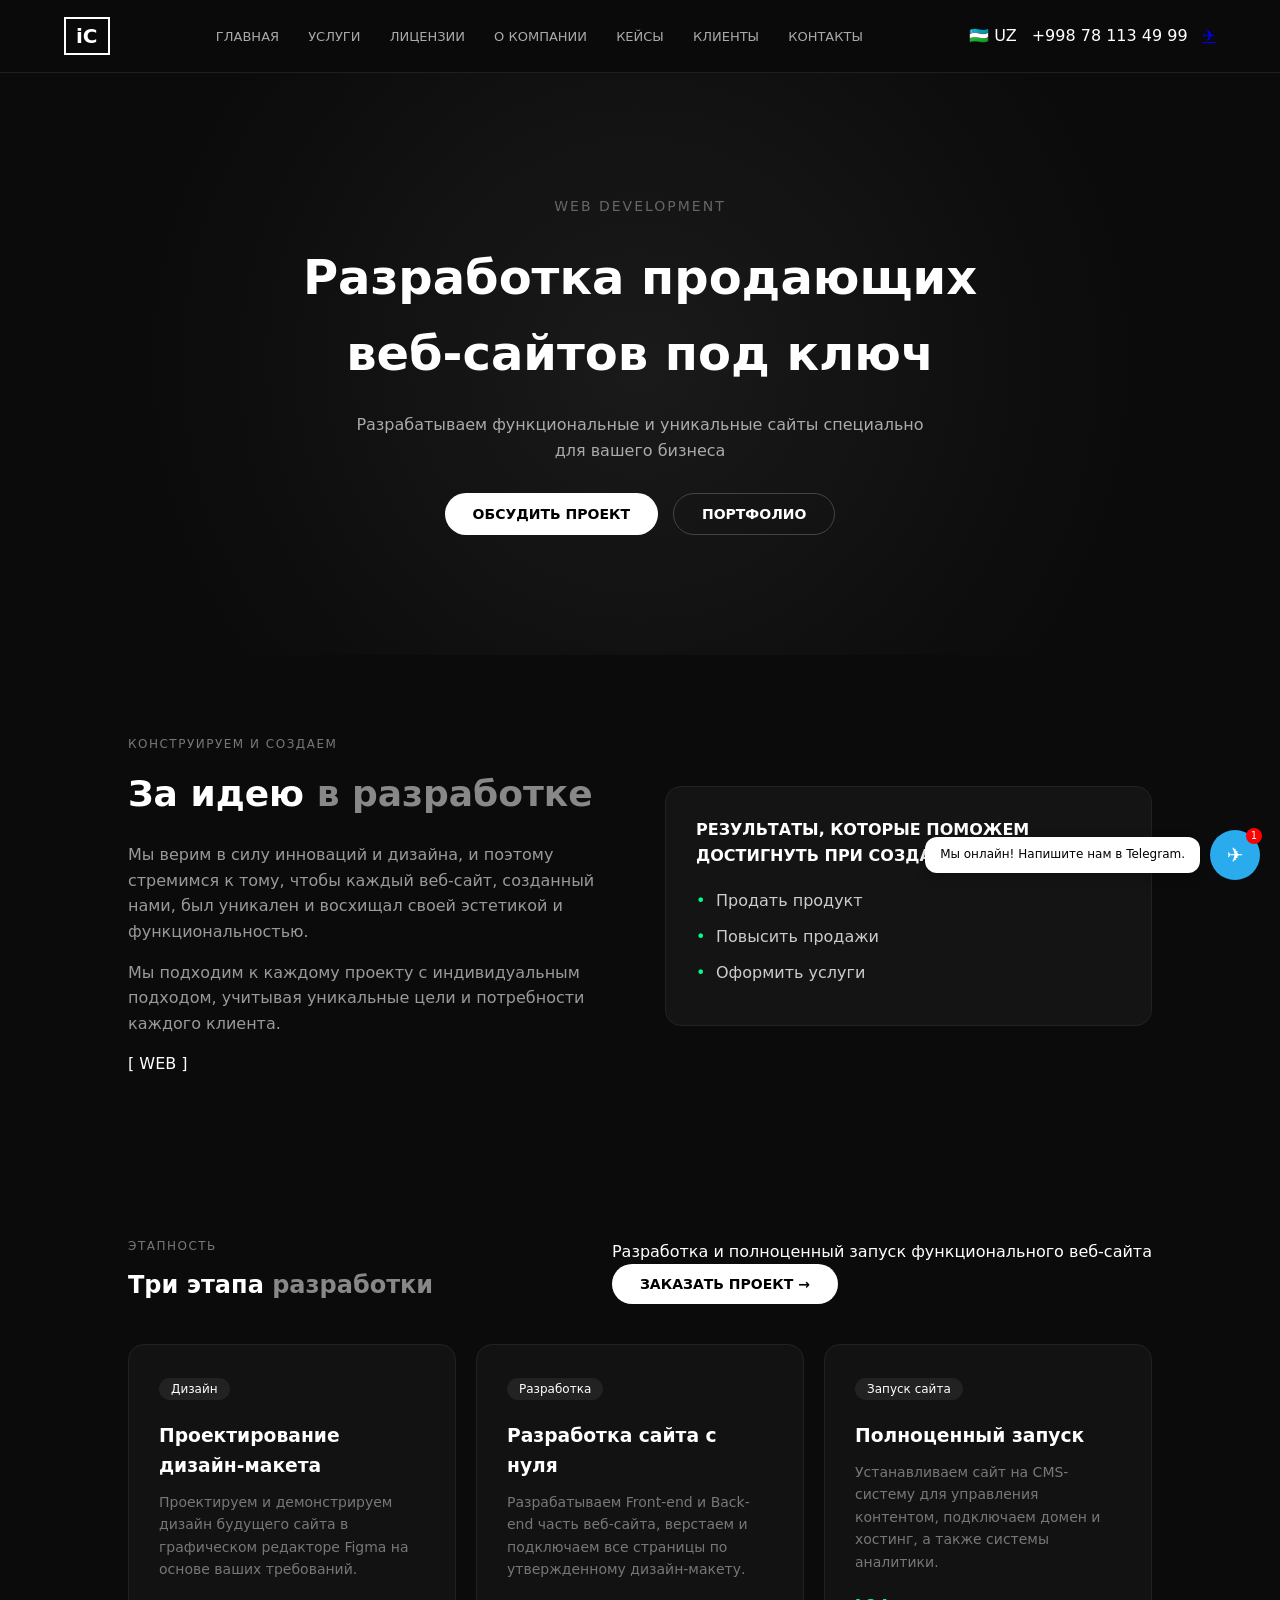
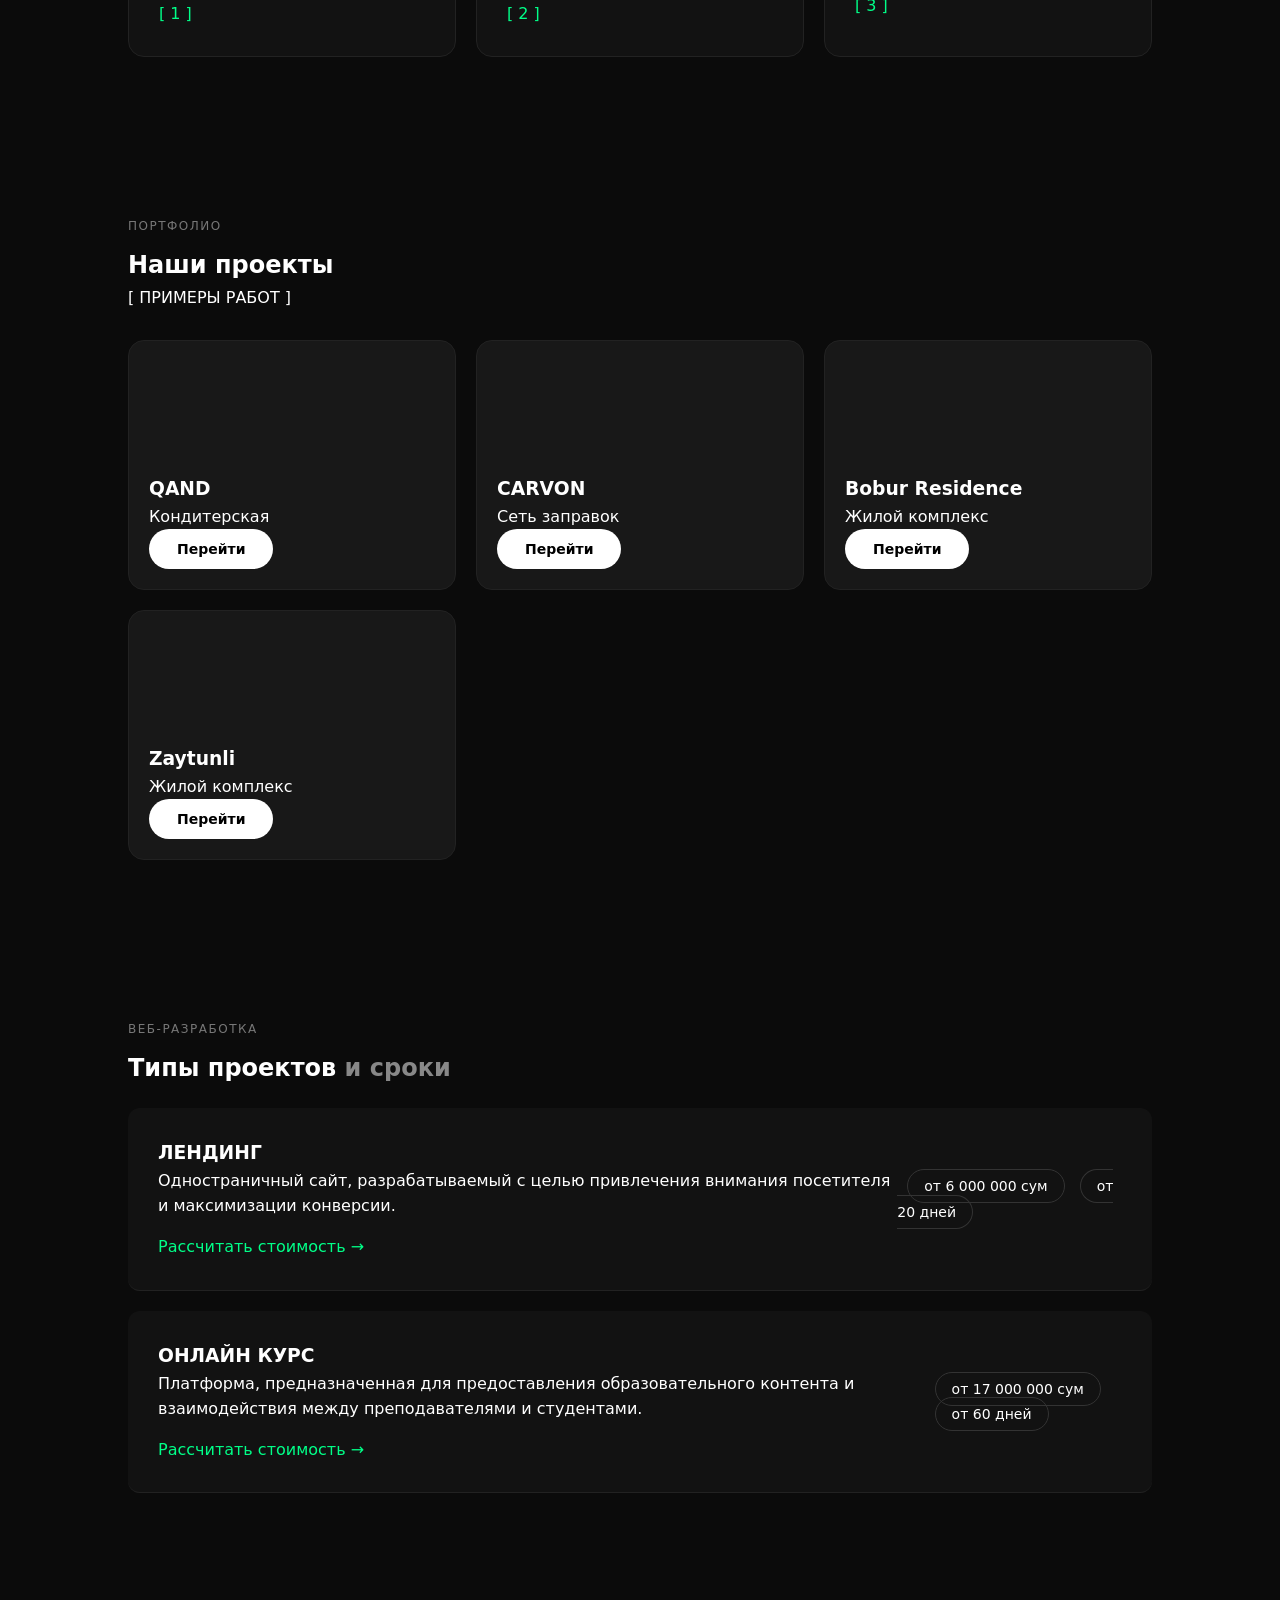
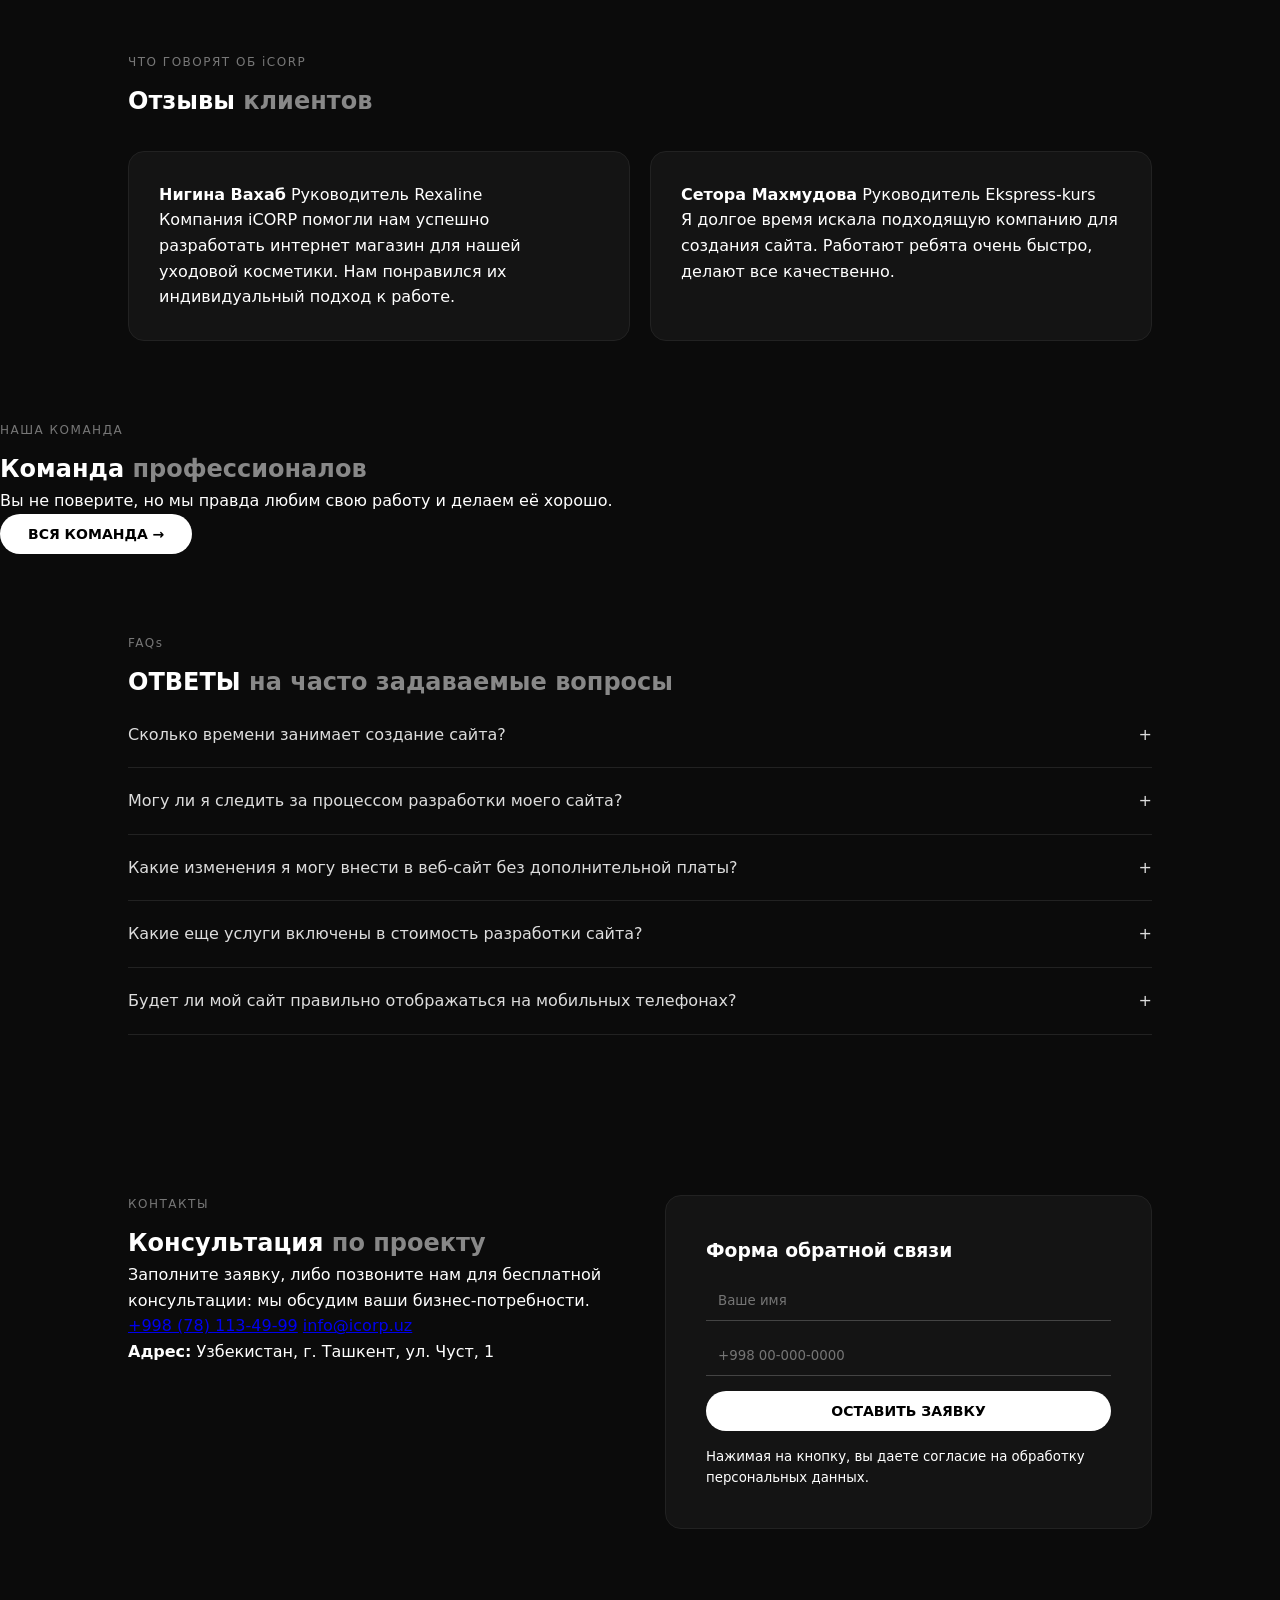
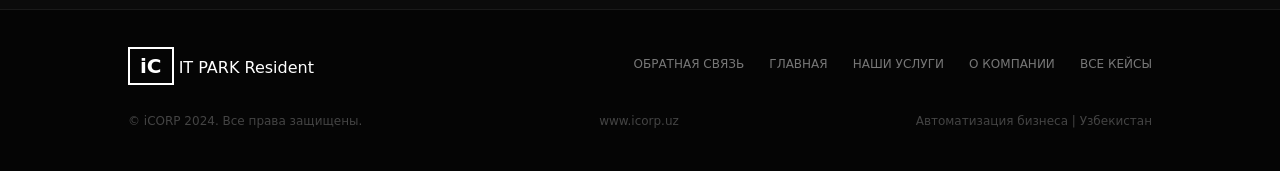
<file: index.html>
<!DOCTYPE html>
<html lang="ru">
<head>
    <meta charset="UTF-8">
    <meta name="viewport" content="width=device-width, initial-scale=1.0">
    <title>iCORP — Разработка продающих веб-сайтов</title>
    <link rel="stylesheet" href="style.css">
</head>
<body>

    <!-- Header Section -->
    <header class="header">
        <div class="logo">
            <span class="logo-box">iC</span>
        </div>
        <nav class="nav">
            <a href="#">ГЛАВНАЯ</a>
            <a href="#">УСЛУГИ</a>
            <a href="#">ЛИЦЕНЗИИ</a>
            <a href="#">О КОМПАНИИ</a>
            <a href="#">КЕЙСЫ</a>
            <a href="#">КЛИЕНТЫ</a>
            <a href="#">КОНТАКТЫ</a>
        </nav>
        <div class="header-contacts">
            <span class="lang-switch">🇺🇿 UZ</span>
            <a href="tel:+998781134999" class="phone">+998 78 113 49 99</a>
            <a href="#" class="telegram-icon">✈️</a>
        </div>
    </header>

    <!-- Hero Section -->
    <section class="hero">
        <span class="sub-title">WEB DEVELOPMENT</span>
        <h1>Разработка продающих<br>веб-сайтов под ключ</h1>
        <p>Разрабатываем функциональные и уникальные сайты специально для вашего бизнеса</p>
        <div class="hero-buttons">
            <button class="btn btn-white">ОБСУДИТЬ ПРОЕКТ</button>
            <button class="btn btn-outline">ПОРТФОЛИО</button>
        </div>
    </section>

    <!-- About Section -->
    <section class="about">
        <div class="about-left">
            <span class="sub-title-sm">КОНСТРУИРУЕМ И СОЗДАЕМ</span>
            <h2>За идею <span>в разработке</span></h2>
            <p>Мы верим в силу инноваций и дизайна, и поэтому стремимся к тому, чтобы каждый веб-сайт, созданный нами, был уникален и восхищал своей эстетикой и функциональностью.</p>
            <p>Мы подходим к каждому проекту с индивидуальным подходом, учитывая уникальные цели и потребности каждого клиента.</p>
            <span class="tag">[ WEB ]</span>
        </div>
        <div class="about-right">
            <div class="card-box">
                <h4>РЕЗУЛЬТАТЫ, КОТОРЫЕ ПОМОЖЕМ ДОСТИГНУТЬ ПРИ СОЗДАНИИ САЙТА:</h4>
                <ul>
                    <li>Продать продукт</li>
                    <li>Повысить продажи</li>
                    <li>Оформить услуги</li>
                </ul>
            </div>
        </div>
    </section>

    <!-- Three Steps Section -->
    <section class="steps-section">
        <div class="steps-header">
            <div>
                <span class="sub-title-sm">ЭТАПНОСТЬ</span>
                <h2>Три этапа <span>разработки</span></h2>
            </div>
            <div class="project-box">
                <p>Разработка и полноценный запуск функционального веб-сайта</p>
                <button class="btn btn-white btn-sm">ЗАКАЗАТЬ ПРОЕКТ &rarr;</button>
            </div>
        </div>

        <div class="steps-cards">
            <div class="step-card">
                <span class="pill">Дизайн</span>
                <h3>Проектирование дизайн-макета</h3>
                <p>Проектируем и демонстрируем дизайн будущего сайта в графическом редакторе Figma на основе ваших требований.</p>
                <span class="step-num">[ 1 ]</span>
            </div>
            <div class="step-card">
                <span class="pill">Разработка</span>
                <h3>Разработка сайта с нуля</h3>
                <p>Разрабатываем Front-end и Back-end часть веб-сайта, верстаем и подключаем все страницы по утвержденному дизайн-макету.</p>
                <span class="step-num">[ 2 ]</span>
            </div>
            <div class="step-card">
                <span class="pill">Запуск сайта</span>
                <h3>Полноценный запуск</h3>
                <p>Устанавливаем сайт на CMS-систему для управления контентом, подключаем домен и хостинг, а также системы аналитики.</p>
                <span class="step-num">[ 3 ]</span>
            </div>
        </div>
    </section>

    <!-- Portfolio Section -->
    <section class="portfolio">
        <div class="portfolio-header">
            <div>
                <span class="sub-title-sm">ПОРТФОЛИО</span>
                <h2>Наши проекты</h2>
            </div>
            <span class="tag">[ ПРИМЕРЫ РАБОТ ]</span>
        </div>
        <div class="portfolio-grid">
            <div class="portfolio-card">
                <div class="card-content">
                    <h3>QAND</h3>
                    <p>Кондитерская</p>
                    <button class="btn btn-white">Перейти</button>
                </div>
            </div>
            <div class="portfolio-card">
                <div class="card-content">
                    <h3>CARVON</h3>
                    <p>Сеть заправок</p>
                    <button class="btn btn-white">Перейти</button>
                </div>
            </div>
            <div class="portfolio-card">
                <div class="card-content">
                    <h3>Bobur Residence</h3>
                    <p>Жилой комплекс</p>
                    <button class="btn btn-white">Перейти</button>
                </div>
            </div>
            <div class="portfolio-card">
                <div class="card-content">
                    <h3>Zaytunli</h3>
                    <p>Жилой комплекс</p>
                    <button class="btn btn-white">Перейти</button>
                </div>
            </div>
        </div>
    </section>

    <!-- Project Types Section -->
    <section class="project-types">
        <span class="sub-title-sm">ВЕБ-РАЗРАБОТКА</span>
        <h2>Типы проектов <span>и сроки</span></h2>
        
        <div class="type-item">
            <div class="type-info">
                <h3>ЛЕНДИНГ</h3>
                <p>Одностраничный сайт, разрабатываемый с целью привлечения внимания посетителя и максимизации конверсии.</p>
                <a href="#" class="calc-link">Рассчитать стоимость &rarr;</a>
            </div>
            <div class="type-meta">
                <span class="badge">от 6 000 000 сум</span>
                <span class="badge">от 20 дней</span>
            </div>
        </div>

        <div class="type-item">
            <div class="type-info">
                <h3>ОНЛАЙН КУРС</h3>
                <p>Платформа, предназначенная для предоставления образовательного контента и взаимодействия между преподавателями и студентами.</p>
                <a href="#" class="calc-link">Рассчитать стоимость &rarr;</a>
            </div>
            <div class="type-meta">
                <span class="badge">от 17 000 000 сум</span>
                <span class="badge">от 60 дней</span>
            </div>
        </div>
    </section>

    <!-- Reviews Section -->
    <section class="reviews">
        <span class="sub-title-sm">ЧТО ГОВОРЯТ ОБ iCORP</span>
        <h2>Отзывы <span>клиентов</span></h2>
        <div class="reviews-grid">
            <div class="review-card">
                <div class="author-info">
                    <strong>Нигина Вахаб</strong>
                    <span>Руководитель Rexaline</span>
                </div>
                <p>Компания iCORP помогли нам успешно разработать интернет магазин для нашей уходовой косметики. Нам понравился их индивидуальный подход к работе.</p>
            </div>
            <div class="review-card">
                <div class="author-info">
                    <strong>Сетора Махмудова</strong>
                    <span>Руководитель Ekspress-kurs</span>
                </div>
                <p>Я долгое время искала подходящую компанию для создания сайта. Работают ребята очень быстро, делают все качественно.</p>
            </div>
        </div>
    </section>

    <!-- Team Section -->
    <section class="team">
        <span class="sub-title-sm">НАША КОМАНДА</span>
        <h2>Команда <span>профессионалов</span></h2>
        <p>Вы не поверите, но мы правда любим свою работу и делаем её хорошо.</p>
        <button class="btn btn-white">ВСЯ КОМАНДА &rarr;</button>
    </section>

    <!-- FAQ Section -->
    <section class="faq">
        <span class="sub-title-sm">FAQs</span>
        <h2>ОТВЕТЫ <span>на часто задаваемые вопросы</span></h2>
        
        <div class="faq-accordion">
            <div class="faq-item">Сколько времени занимает создание сайта? <span>+</span></div>
            <div class="faq-item">Могу ли я следить за процессом разработки моего сайта? <span>+</span></div>
            <div class="faq-item">Какие изменения я могу внести в веб-сайт без дополнительной платы? <span>+</span></div>
            <div class="faq-item">Какие еще услуги включены в стоимость разработки сайта? <span>+</span></div>
            <div class="faq-item">Будет ли мой сайт правильно отображаться на мобильных телефонах? <span>+</span></div>
        </div>
    </section>

    <!-- Contact & Form Section -->
    <section class="contact-section">
        <div class="contact-info">
            <span class="sub-title-sm">КОНТАКТЫ</span>
            <h2>Консультация <span>по проекту</span></h2>
            <p>Заполните заявку, либо позвоните нам для бесплатной консультации: мы обсудим ваши бизнес-потребности.</p>
            <div class="contact-details">
                <a href="tel:+998781134999" class="phone-lg">+998 (78) 113-49-99</a>
                <a href="mailto:info@icorp.uz" class="email">info@icorp.uz</a>
            </div>
            <p><strong>Адрес:</strong> Узбекистан, г. Ташкент, ул. Чуст, 1</p>
        </div>

        <form class="contact-form">
            <h3>Форма обратной связи</h3>
            <input type="text" placeholder="Ваше имя" required>
            <input type="tel" placeholder="+998 00-000-0000" required>
            <button type="submit" class="btn btn-white">ОСТАВИТЬ ЗАЯВКУ</button>
            <small>Нажимая на кнопку, вы даете согласие на обработку персональных данных.</small>
        </form>
    </section>

    <!-- Footer -->
    <footer class="footer">
        <div class="footer-top">
            <div class="footer-logo">
                <span class="logo-box">iC</span>
                <span class="it-park">IT PARK Resident</span>
            </div>
            <div class="footer-links">
                <a href="#">ОБРАТНАЯ СВЯЗЬ</a>
                <a href="#">ГЛАВНАЯ</a>
                <a href="#">НАШИ УСЛУГИ</a>
                <a href="#">О КОМПАНИИ</a>
                <a href="#">ВСЕ КЕЙСЫ</a>
            </div>
        </div>
        <div class="footer-bottom">
            <p>© iCORP 2024. Все права защищены.</p>
            <p>www.icorp.uz</p>
            <p>Автоматизация бизнеса | Узбекистан</p>
        </div>
    </footer>

    <!-- Fixed Telegram Floating Widget -->
    <div class="telegram-widget">
        <span class="widget-chat">Мы онлайн! Напишите нам в Telegram.</span>
        <a href="#" class="widget-btn">✈️ <span class="badge-count">1</span></a>
    </div>

</body>
</html>
</file>
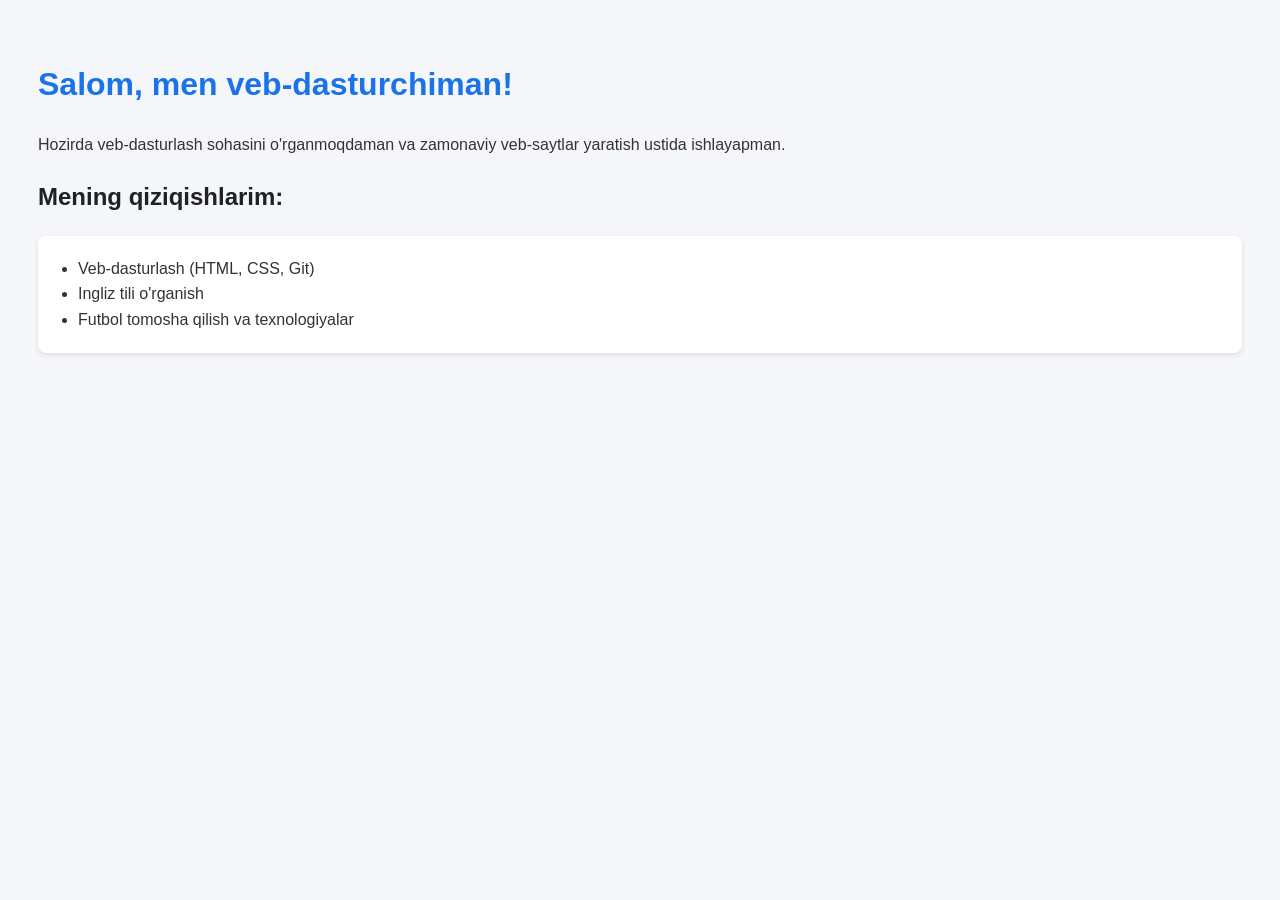
<file: About.html>
<!DOCTYPE html>
<html lang="uz">
<head>
    <meta charset="UTF-8">
    <title>Men Haqimda</title>
    <style>
        body {
            font-family: Arial, sans-serif;
            background-color: #f4f6f9;
            color: #333;
            padding: 30px;
            line-height: 1.6;
        }
        h1 { color: #1a73e8; }
        h2 { color: #202124; }
        ul { background: #ffffff; padding: 20px 40px; border-radius: 8px; box-shadow: 0 2px 5px rgba(0,0,0,0.1); }
    </style>
</head>
<body>
    <h1>Salom, men veb-dasturchiman!</h1>
    <p>Hozirda veb-dasturlash sohasini o'rganmoqdaman va zamonaviy veb-saytlar yaratish ustida ishlayapman.</p>
    
    <h2>Mening qiziqishlarim:</h2>
    <ul>
        <li>Veb-dasturlash (HTML, CSS, Git)</li>
        <li>Ingliz tili o'rganish</li>
        <li>Futbol tomosha qilish va texnologiyalar</li>
    </ul>
</body>
</html>
</file>
<file: style.css>
/* General Resets */
* {
    margin: 0;
    padding: 0;
    box-sizing: border-box;
    font-family: 'Inter', system-ui, -apple-system, sans-serif;
}

body {
    background-color: #0b0b0b;
    color: #ffffff;
    line-height: 1.6;
    overflow-x: hidden;
}

/* Typography Helpers */
h1, h2, h3, h4 {
    color: #ffffff;
}

h2 span {
    color: #888888;
}

.sub-title {
    color: #666;
    font-size: 14px;
    letter-spacing: 2px;
}

.sub-title-sm {
    color: #777;
    font-size: 12px;
    letter-spacing: 1.5px;
    display: block;
    margin-bottom: 10px;
}

/* Buttons */
.btn {
    padding: 12px 28px;
    border-radius: 30px;
    font-weight: 600;
    font-size: 14px;
    cursor: pointer;
    transition: all 0.3s ease;
    border: none;
}

.btn-white {
    background-color: #ffffff;
    color: #000000;
}

.btn-white:hover {
    background-color: #e0e0e0;
}

.btn-outline {
    background: transparent;
    color: #ffffff;
    border: 1px solid #444;
}

.btn-outline:hover {
    border-color: #ffffff;
}

/* Header */
.header {
    display: flex;
    justify-content: space-between;
    align-items: center;
    padding: 20px 5%;
    background-color: rgba(11, 11, 11, 0.9);
    position: sticky;
    top: 0;
    z-index: 1000;
    border-bottom: 1px solid #1f1f1f;
}

.logo-box {
    border: 2px solid #fff;
    padding: 5px 10px;
    font-weight: bold;
    font-size: 20px;
}

.nav a {
    color: #aaa;
    text-decoration: none;
    margin: 0 12px;
    font-size: 13px;
    transition: color 0.3s;
}

.nav a:hover {
    color: #fff;
}

.header-contacts {
    display: flex;
    align-items: center;
    gap: 15px;
}

.phone {
    color: #fff;
    text-decoration: none;
    font-weight: 500;
}

/* Hero Section */
.hero {
    text-align: center;
    padding: 120px 20px;
    background: radial-gradient(circle at center, #1a1a1a 0%, #0b0b0b 70%);
}

.hero h1 {
    font-size: 48px;
    margin: 20px 0;
    font-weight: 700;
}

.hero p {
    color: #aaa;
    max-width: 600px;
    margin: 0 auto 30px;
}

.hero-buttons {
    display: flex;
    gap: 15px;
    justify-content: center;
}

/* About Section */
.about {
    display: grid;
    grid-template-columns: 1fr 1fr;
    gap: 50px;
    padding: 80px 10%;
    align-items: center;
}

.about-left h2 {
    font-size: 36px;
    margin-bottom: 20px;
}

.about-left p {
    color: #999;
    margin-bottom: 15px;
}

.card-box {
    background: #141414;
    border: 1px solid #222;
    padding: 30px;
    border-radius: 16px;
}

.card-box ul {
    list-style: none;
    margin-top: 20px;
}

.card-box li {
    margin-bottom: 10px;
    color: #ccc;
    position: relative;
    padding-left: 20px;
}

.card-box li::before {
    content: "•";
    color: #00ff88;
    position: absolute;
    left: 0;
}

/* Steps Section */
.steps-section {
    padding: 80px 10%;
}

.steps-header {
    display: flex;
    justify-content: space-between;
    align-items: flex-end;
    margin-bottom: 40px;
}

.steps-cards {
    display: grid;
    grid-template-columns: repeat(auto-fit, minmax(280px, 1fr));
    gap: 20px;
}

.step-card {
    background: #121212;
    border: 1px solid #222;
    padding: 30px;
    border-radius: 16px;
    position: relative;
}

.pill {
    background: #222;
    padding: 4px 12px;
    border-radius: 12px;
    font-size: 12px;
}

.step-card h3 {
    margin: 20px 0 10px;
}

.step-card p {
    color: #777;
    font-size: 14px;
}

.step-num {
    color: #00ff88;
    margin-top: 20px;
    display: block;
}

/* Portfolio Section */
.portfolio {
    padding: 80px 10%;
}

.portfolio-grid {
    display: grid;
    grid-template-columns: repeat(auto-fit, minmax(300px, 1fr));
    gap: 20px;
    margin-top: 30px;
}

.portfolio-card {
    background: #181818;
    height: 250px;
    border-radius: 16px;
    padding: 20px;
    display: flex;
    align-items: flex-end;
    border: 1px solid #222;
}

/* Project Types */
.project-types {
    padding: 80px 10%;
}

.type-item {
    background: #121212;
    border-bottom: 1px solid #222;
    padding: 30px;
    display: flex;
    justify-content: space-between;
    align-items: center;
    margin-top: 20px;
    border-radius: 12px;
}

.calc-link {
    color: #00ff88;
    text-decoration: none;
    display: inline-block;
    margin-top: 15px;
}

.badge {
    border: 1px solid #333;
    padding: 8px 16px;
    border-radius: 20px;
    font-size: 14px;
    margin-left: 10px;
}

/* Reviews */
.reviews {
    padding: 80px 10%;
}

.reviews-grid {
    display: grid;
    grid-template-columns: 1fr 1fr;
    gap: 20px;
    margin-top: 30px;
}

.review-card {
    background: #141414;
    padding: 30px;
    border-radius: 16px;
    border: 1px solid #222;
}

/* FAQ */
.faq {
    padding: 80px 10%;
}

.faq-item {
    padding: 20px 0;
    border-bottom: 1px solid #222;
    display: flex;
    justify-content: space-between;
    cursor: pointer;
    color: #ddd;
}

/* Contact Section */
.contact-section {
    padding: 80px 10%;
    display: grid;
    grid-template-columns: 1fr 1fr;
    gap: 50px;
}

.contact-form {
    background: #141414;
    padding: 40px;
    border-radius: 16px;
    border: 1px solid #222;
    display: flex;
    flex-direction: column;
    gap: 15px;
}

.contact-form input {
    background: transparent;
    border: none;
    border-bottom: 1px solid #444;
    padding: 12px;
    color: #fff;
}

/* Footer */
.footer {
    background: #050505;
    padding: 40px 10%;
    border-top: 1px solid #1a1a1a;
}

.footer-top {
    display: flex;
    justify-content: space-between;
    margin-bottom: 30px;
}

.footer-links a {
    color: #777;
    text-decoration: none;
    margin-left: 20px;
    font-size: 12px;
}

.footer-bottom {
    display: flex;
    justify-content: space-between;
    color: #444;
    font-size: 12px;
}

/* Floating Telegram Widget */
.telegram-widget {
    position: fixed;
    bottom: 20px;
    right: 20px;
    display: flex;
    align-items: center;
    gap: 10px;
    z-index: 9999;
}

.widget-chat {
    background: #ffffff;
    color: #000;
    padding: 8px 15px;
    border-radius: 12px;
    font-size: 12px;
    box-shadow: 0 4px 12px rgba(0,0,0,0.3);
}

.widget-btn {
    background: #2AABEE;
    width: 50px;
    height: 50px;
    border-radius: 50%;
    display: flex;
    align-items: center;
    justify-content: center;
    text-decoration: none;
    color: white;
    position: relative;
    font-size: 20px;
}

.badge-count {
    position: absolute;
    top: -2px;
    right: -2px;
    background: red;
    color: white;
    font-size: 10px;
    width: 16px;
    height: 16px;
    border-radius: 50%;
    display: flex;
    align-items: center;
    justify-content: center;
}

/* Mobile Responsiveness */
@media (max-width: 768px) {
    .header nav, .header-contacts {
        display: none;
    }
    .about, .contact-section, .reviews-grid {
        grid-template-columns: 1fr;
    }
    .hero h1 {
        font-size: 32px;
    }
}
</file>
